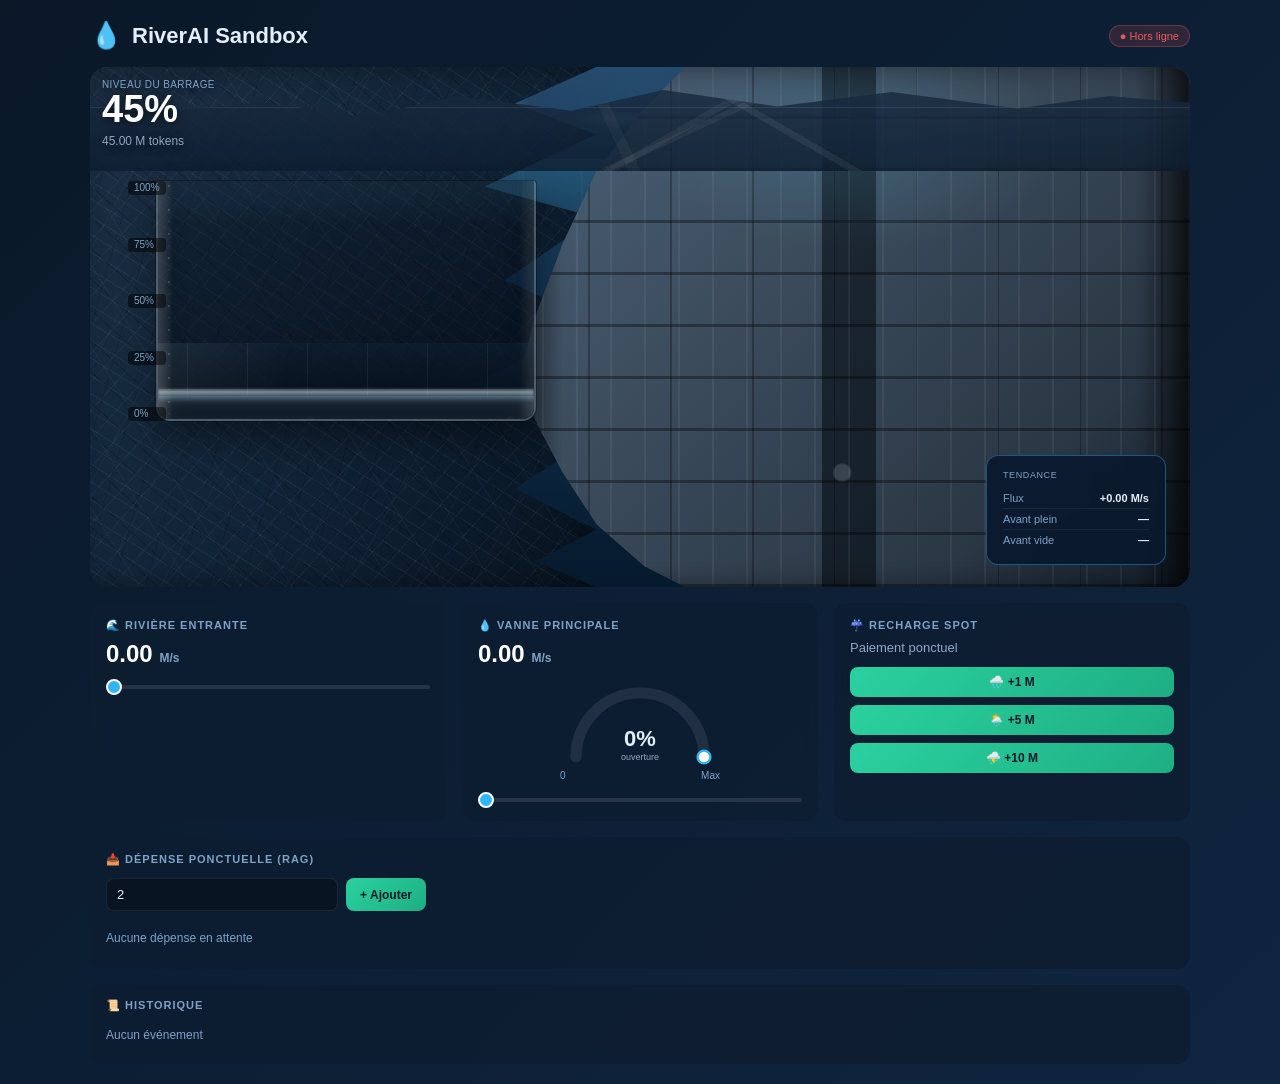
<file: barrage/index.html>
<!DOCTYPE html>
<html lang="fr">
<head>
  <meta charset="UTF-8">
  <!--
    Fichier de redirection.
    Utile pour que python3 -m http.server affiche directement le bon sandbox.
  -->
  <meta http-equiv="refresh" content="0; url=./dam-widget.html">
  <title>RiverAI Sandbox</title>
</head>
<body>
  <p>Redirection vers <a href="./dam-widget.html">dam-widget.html</a>...</p>
</body>
</html>
</file>
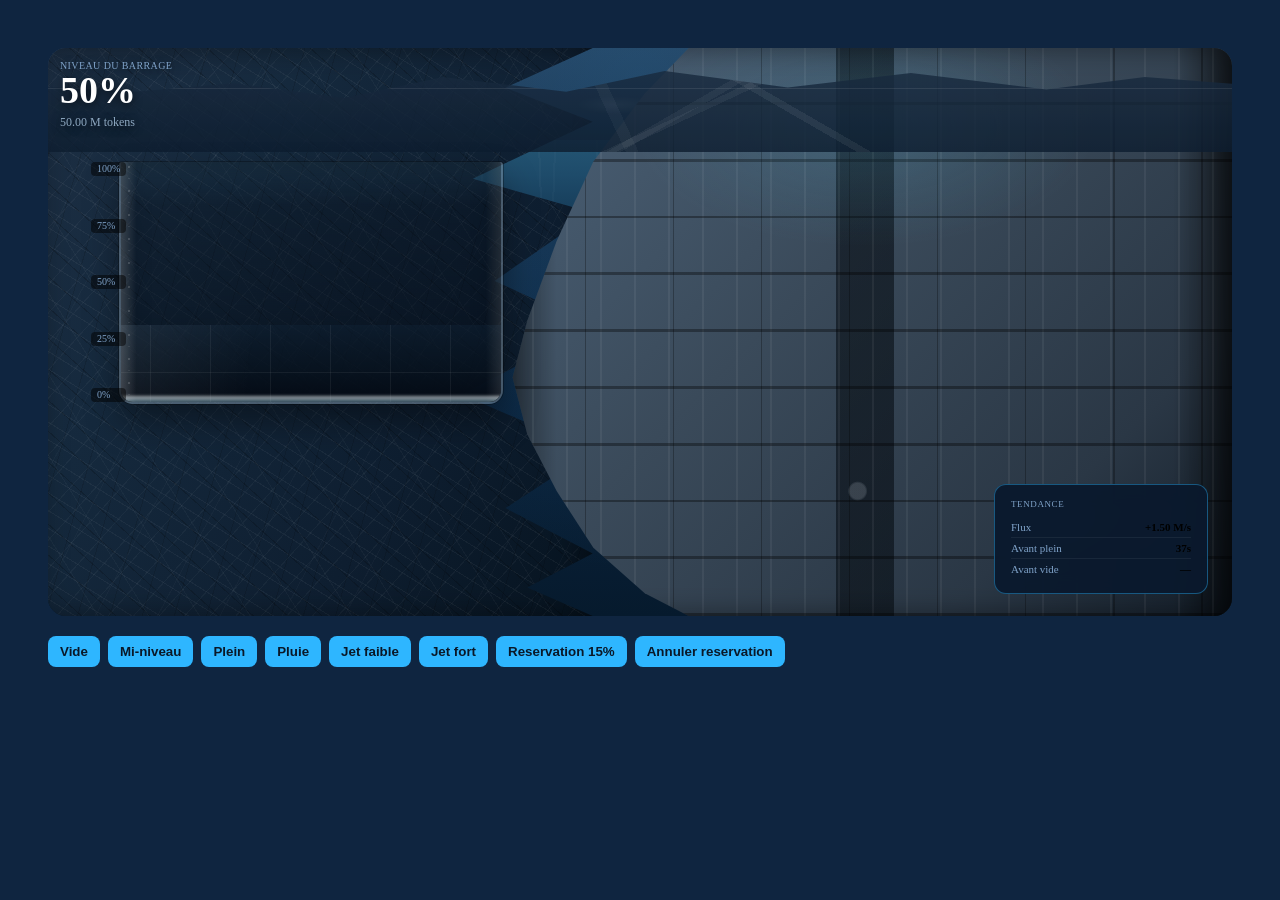
<file: barrage/dam-artwork.html>
<!DOCTYPE html>
<html lang="fr">
<head>
  <meta charset="UTF-8">
  <!--
    dam-artwork.html
    ----------------
    PAGE DE TEST RESERVEE AU GRAPHISTE.
    Elle contient UNIQUEMENT la scene du barrage, sans controle ni logique metier.
    Le graphiste peut modifier dam-artwork.css et deposer ses assets dans ./assets/
    pour tester ses idees graphiques.
    Une fois valide, il suffit de copier le contenu de dam-artwork.css dans le projet.
  -->
  <title>Dam Artwork — Test graphiste</title>
  <link rel="stylesheet" href="./dam-tokens.css">
  <link rel="stylesheet" href="./dam-artwork.css">
  <style>
    body { background: var(--deep-bg); padding: 40px; }
    .test-controls {
      margin-top: 20px;
      display: flex; gap: 8px; flex-wrap: wrap;
    }
    .test-controls button {
      padding: 8px 12px; border-radius: 8px; border: none;
      background: var(--accent); color: #0a1828; cursor: pointer; font-weight: 600;
    }
  </style>
</head>
<body>
  <div class="dam-view">
    <div class="dam-bg"></div>
    <div class="mountains"></div>
    <div class="rain-overlay" id="rainOverlay"></div>

    <div class="scale">
      <span>0%</span><span>25%</span><span>50%</span><span>75%</span><span>100%</span>
    </div>

    <div class="level-info">
      <div class="label">Niveau du barrage</div>
      <div class="pct"><span id="fillPct">50</span>%</div>
      <div class="vol"><span id="levelVol">50.00</span> M tokens</div>
    </div>

    <div class="reservoir" id="reservoir">
      <div class="water" id="water"></div>
    </div>

    <div class="forecast-panel">
      <div class="net-title">Tendance</div>
      <div class="row"><span class="label">Flux</span><span class="value">+1.50 M/s</span></div>
      <div class="row"><span class="label">Avant plein</span><span class="value">37s</span></div>
      <div class="row"><span class="label">Avant vide</span><span class="value">—</span></div>
    </div>

    <div class="output-jet" id="outputJet"></div>
  </div>

  <div class="test-controls">
    <button onclick="setWater(0.1)">Vide</button>
    <button onclick="setWater(0.5)">Mi-niveau</button>
    <button onclick="setWater(0.9)">Plein</button>
    <button onclick="toggleRain()">Pluie</button>
    <button onclick="setJet(0.3)">Jet faible</button>
    <button onclick="setJet(1)">Jet fort</button>
    <button onclick="addReserved(0.15)">Reservation 15%</button>
    <button onclick="clearReserved()">Annuler reservation</button>
  </div>

  <script>
    function setWater(pct) {
      document.getElementById('water').style.height = (pct * 100) + '%';
      document.getElementById('fillPct').textContent = Math.round(pct * 100);
      document.getElementById('levelVol').textContent = (pct * 100).toFixed(2);
    }
    function toggleRain() {
      document.getElementById('rainOverlay').classList.toggle('active');
    }
    function setJet(opening) {
      document.getElementById('outputJet').style.height = (opening * 70) + 'px';
    }
    function addReserved(pct) {
      clearReserved();
      const r = document.getElementById('reservoir');
      const current = parseFloat(document.getElementById('water').style.height || '0') / 100;
      const height = Math.min(current, pct) * 100;
      const top = (1 - current) * 100;

      const z = document.createElement('div'); z.className = 'reserved-water';
      z.style.top = top + '%'; z.style.height = height + '%';
      r.appendChild(z);

      const m = document.createElement('div'); m.className = 'level-marker';
      m.style.top = (top + height) + '%';
      r.appendChild(m);
    }
    function clearReserved() {
      document.querySelectorAll('.reserved-water, .level-marker').forEach(el => el.remove());
    }
  </script>
</body>
</html>
</file>
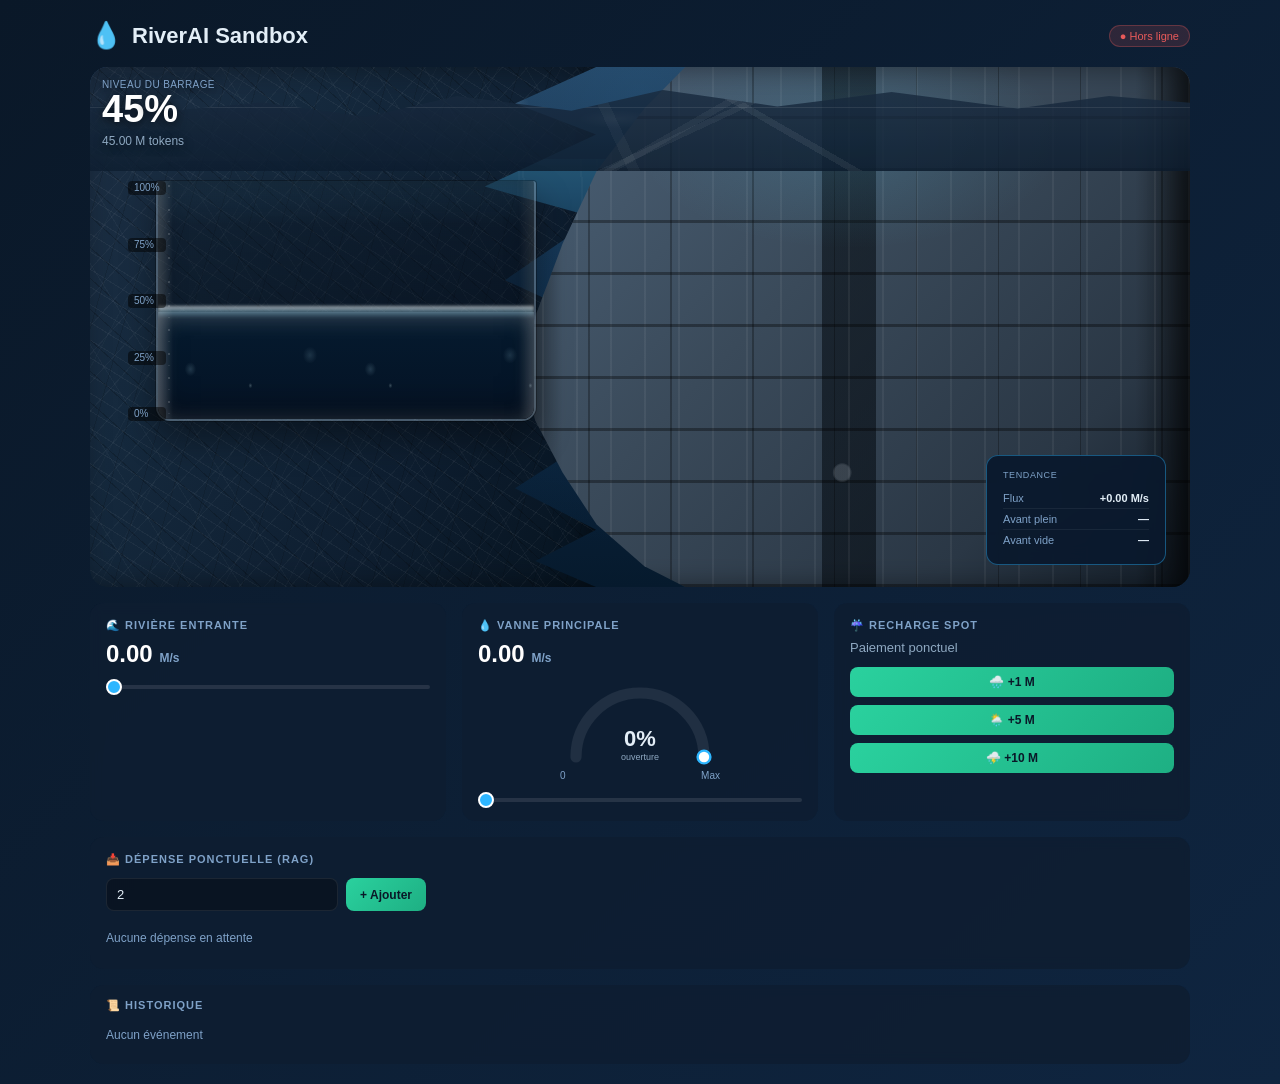
<file: barrage/dam-widget.html>
<!DOCTYPE html>
<html lang="fr">
<head>
  <meta charset="UTF-8">
  <meta name="viewport" content="width=device-width, initial-scale=1.0">
  <title>RiverAI — Dam Widget Sandbox</title>
  <!--
    Ordre important : tokens d'abord, puis structure, puis artwork.
    Le graphiste peut intervenir sur dam-artwork.css et le dossier assets/.
  -->
  <link rel="stylesheet" href="./dam-tokens.css">
  <link rel="stylesheet" href="./dam-widget.css">
  <link rel="stylesheet" href="./dam-artwork.css">
</head>
<body>
  <div class="stage">
    <header class="topbar">
      <h1>RiverAI Sandbox</h1>
      <div class="conn-status" id="connStatus">● Hors ligne</div>
    </header>

    <!-- Scene du barrage : controlee par dam-artwork.css -->
    <div class="dam-view">
      <div class="dam-bg"></div>
      <div class="mountains"></div>
      <div class="rain-overlay" id="rainOverlay"></div>

      <div class="scale">
        <span>0%</span><span>25%</span><span>50%</span><span>75%</span><span>100%</span>
      </div>

      <div class="level-info">
        <div class="label">Niveau du barrage</div>
        <div class="pct"><span id="fillPct">0</span>%</div>
        <div class="vol"><span id="levelVol">0.00</span> M tokens</div>
      </div>

      <div class="reservoir" id="reservoir">
        <div class="water" id="water"></div>
      </div>

      <div class="forecast-panel">
        <div class="net-title">Tendance</div>
        <div class="row">
          <span class="label">Flux</span>
          <span class="value" id="netRateText">0.00 M/s</span>
        </div>
        <div class="row">
          <span class="label">Avant plein</span>
          <span class="value" id="timeFull">—</span>
        </div>
        <div class="row">
          <span class="label">Avant vide</span>
          <span class="value" id="timeEmpty">—</span>
        </div>
      </div>

      <div class="output-jet" id="outputJet"></div>
    </div>

    <!-- Controles -->
    <div class="controls">
      <div class="control-card">
        <h3>🌊 Rivière entrante</h3>
        <div class="value"><span id="riverValue">0.00</span> <span class="unit">M/s</span></div>
        <input type="range" id="riverSlider" min="0" max="10" step="0.1" value="0">
      </div>

      <div class="control-card">
        <h3>💧 Vanne principale</h3>
        <div class="value"><span id="valveValue">0.00</span> <span class="unit">M/s</span></div>
        <div class="gauge-wrap">
          <div class="gauge">
            <svg viewBox="0 0 200 110">
              <defs>
                <linearGradient id="gaugeGrad" x1="0%" x2="100%">
                  <stop offset="0%" stop-color="#2ad19e"/>
                  <stop offset="50%" stop-color="#f0b338"/>
                  <stop offset="100%" stop-color="#e85a5a"/>
                </linearGradient>
              </defs>
              <path d="M 20 100 A 80 80 0 0 1 180 100" fill="none" stroke="rgba(255,255,255,0.08)" stroke-width="14" stroke-linecap="round"/>
              <path d="M 20 100 A 80 80 0 0 1 180 100" fill="none" stroke="url(#gaugeGrad)" stroke-width="14" stroke-linecap="round" id="gaugeArc" stroke-dasharray="251" stroke-dashoffset="251"/>
              <circle id="gaugeNeedle" cx="180" cy="100" r="8" fill="#fff" stroke="#2eb6ff" stroke-width="3"/>
            </svg>
            <div class="gauge-value">
              <div class="num" id="gaugeValueText">0%</div>
              <div class="unit">ouverture</div>
            </div>
          </div>
          <div class="gauge-labels"><span>0</span><span>Max</span></div>
        </div>
        <input type="range" id="valveSlider" min="0" max="10" step="0.1" value="0">
      </div>

      <div class="control-card">
        <h3>☔ Recharge spot</h3>
        <div style="font-size:13px; color:var(--text-secondary); margin-bottom:12px;">Paiement ponctuel</div>
        <div style="display:flex; flex-direction:column; gap:8px;">
          <button class="btn" onclick="window.dam.simulateRain(1_000_000, 3)">🌧️ +1 M</button>
          <button class="btn" onclick="window.dam.simulateRain(5_000_000, 3)">🌦️ +5 M</button>
          <button class="btn" onclick="window.dam.simulateRain(10_000_000, 3)">⛈️ +10 M</button>
        </div>
      </div>
    </div>

    <!-- Depenses ponctuelles -->
    <div class="spend-section">
      <h3>📥 Dépense ponctuelle (RAG)</h3>
      <div class="spend-form">
        <input type="number" id="spendCost" placeholder="M tokens" value="2" min="0" step="0.1">
        <button class="btn" onclick="window.dam.addSpendFromUI()">+ Ajouter</button>
      </div>
      <div id="spendList" class="spend-list">
        <div class="empty-msg">Aucune dépense en attente</div>
      </div>
    </div>

    <!-- Historique -->
    <footer class="footer">
      <h3>📜 Historique</h3>
      <div id="eventList" class="events">
        <div class="empty-msg">Aucun événement</div>
      </div>
    </footer>
  </div>

  <script src="./dam-widget.js"></script>
  <script>
    // Initialisation
    window.dam = new DamWidget({
      capacity: 100_000_000,      // 100 M tokens max
      initialLevel: 45_000_000,   // niveau initial
      maxOutputRate: 5_000_000,   // debit max de la vanne
      wsUrl: null                 // mettre 'ws://localhost:8002/ws' pour brancher un backend
    });
    window.dam.startSimulation();

    // Liaison des sliders
    document.getElementById('riverSlider').addEventListener('input', e => {
      window.dam.setRiverRate(parseFloat(e.target.value) * 1_000_000);
    });
    document.getElementById('valveSlider').addEventListener('input', e => {
      window.dam.setValveOpening(parseFloat(e.target.value) / 10);
    });
  </script>
</body>
</html>
</file>
<file: barrage/dam-tokens.css>
/**
 * dam-tokens.css
 * --------------
 * SYSTEME DE DESIGN — v3
 * Extension additive. Aucune variable historique supprimee pour
 * maintenir la compatibilite avec dam-widget.css.
 */

:root {
  /* === EAU (validees) === */
  --water-full-top:    #7df2ff;
  --water-full-mid:    #2eb6ff;
  --water-full-bottom: #0d6ab5;

  --water-empty-top:    #0a3a6e;
  --water-empty-mid:    #0a2d5c;
  --water-empty-bottom: #051a2e;

  /* === Atmosphere === */
  --sky-glow: rgba(46, 182, 255, 0.22);
  --mountain-color-top: #1d2f44;
  --mountain-color-bottom: #0e1e30;
  --dam-wall: #3a4a5a;
  --deep-bg: #0f2540;

  /* === Interface === */
  --panel-bg: rgba(15, 30, 50, 0.86);
  --text-primary: #e3eef7;
  --text-secondary: #8fa9c2;
  --text-muted: #7fa2c8;
  --accent: #2eb6ff;
  --success: #2ad19e;
  --warning: #f0b338;
  --danger: #e85a5a;

  /* === Reserve === */
  --reserved-stripe-1: rgba(240, 179, 56, 0.28);
  --reserved-stripe-2: rgba(240, 179, 56, 0.48);
  --reserved-marker: #f0b338;

  /* === JET === */
  --jet-top: #5feaff;
  --jet-mid: #2aadff;
  --jet-bottom: #1a78d6;

  /* === Animations === */
  --water-rise-speed: 0.5s;
  --rain-speed: 0.35s;
  --marker-move-speed: 0.35s;

  /* === Espacements === */
  --radius-sm: 8px;
  --radius-md: 12px;
  --radius-lg: 14px;
  --radius-xl: 18px;
  --gap: 16px;
}
</file>
<file: barrage/dam-artwork.css>
/**
 * dam-artwork.css
 * ---------------
 * v3 — CSS64 PROTOGRAPH "Hydro-Graphite"
 * tout en CSS pur : gradients, clip-path, pseudo-elements.
 * Architecture : dam-view::before pour le lake ;
 * dam-bg::before pour le canyon gauche ;
 * dam-bg::after pour le mur droit.
 *
 * ASTUCE "Overdriven Gradient" sur #water :
 *   Le gradient fait 5x la hauteur du reservoir (1200px) et est ancre
 *   en bas (background-position: bottom). Quand l'eau est basse,
 *   seul le BAS sombre est visible. Quand pleine, les teintes
 *   claires du HAUT apparaissent. Aucune couleur ne change en JS.
 *
 * Contraintes : ids/classes sacres intacts ; animations uniquement
 * sur height/opacity/transform/background/top/box-shadow.
 */

/* ================================================================
   SCENE
   ================================================================ */
.dam-view {
  position: relative;
  background: linear-gradient(180deg, #1a3a5c 0%, #0c2540 50%, #051a2e 100%);
  border-radius: var(--radius-xl);
  overflow: hidden;
  height: 520px;
  padding: 24px;
}

/* ================================================================
   CIEL — 3 nuages + lueur ambiante
   ================================================================ */
.dam-bg {
  position: absolute; inset: 0;
  background:
    radial-gradient(ellipse 120px 30px at 22% 11%,
                    rgba(220,240,255,0.52), transparent 72%),
    radial-gradient(ellipse 80px 20px at 35% 7%,
                    rgba(220,240,255,0.38), transparent 68%),
    radial-gradient(ellipse 60px 14px at 48% 10%,
                    rgba(220,240,255,0.22), transparent 65%),
    radial-gradient(ellipse at 50% 5%,
                    rgba(46,182,255,0.14), transparent 65%),
    linear-gradient(180deg,
      #243b57 0%, #1b304a 18%,
      #132a45 35%, #0c2540 60%, #061a2d 100%);
}

/* ================================================================
   MONTAGNE HORIZONTALE (ridge folds)
   ================================================================ */
.mountains {
  position: absolute;
  top: 0; left: -2%; right: -2%; height: 104px;
  background:
    linear-gradient(330deg, transparent 45%,
      rgba(255,255,255,0.055) 45%, rgba(255,255,255,0.055) 46%, transparent 46%),
    linear-gradient(245deg, transparent 52%,
      rgba(255,255,255,0.045) 52%, rgba(255,255,255,0.045) 53%, transparent 53%),
    linear-gradient(210deg, transparent 40%,
      rgba(255,255,255,0.075) 40%, rgba(255,255,255,0.075) 41%, transparent 41%),
    linear-gradient(155deg, transparent 55%,
      rgba(255,255,255,0.06) 55%, rgba(255,255,255,0.06) 56%, transparent 56%),
    linear-gradient(180deg, transparent 38%,
      rgba(255,255,255,0.1) 38%, rgba(255,255,255,0.1) 39%, transparent 39%),
    linear-gradient(180deg,
      var(--mountain-color-top) 0%,
      var(--mountain-color-bottom) 100%);
  clip-path: polygon(
    0 36%, 9% 42%, 17% 34%, 26% 48%, 34% 28%,
    44% 42%, 52% 22%, 62% 38%, 72% 24%, 83% 40%,
    91% 28%, 100% 36%, 100% 100%, 0 100%
  );
  opacity: 0.82;
  z-index: 1;
}

/* ================================================================
   LAKE — arriere-plan eau et reflets neigeux
   (dam-view::before, sans clip-path)
   ================================================================ */
.dam-view::before {
  content: '';
  position: absolute;
  top: 92px; left: 0; right: 0;
  height: 70px;
  background:
    radial-gradient(ellipse 85px 16px at 20% 8%,
                    rgba(255,255,255,0.12), transparent 65%),
    radial-gradient(ellipse 55px 10px at 34% 4%,
                    rgba(255,255,255,0.08), transparent 65%),
    repeating-linear-gradient(92deg,
      transparent 0 38px, rgba(255,255,255,0.018) 38px 40px,
      transparent 40px 78px),
    repeating-linear-gradient(88deg,
      transparent 0 28px, rgba(255,255,255,0.022) 28px 30px,
      transparent 30px 58px),
    linear-gradient(180deg, #245674 0%, #1e4b6a 50%, #173e5b 100%);
  animation: lake-tide 6s ease-in-out infinite alternate;
  z-index: 1;
}
@keyframes lake-tide {
  from { background-position: 0 0, 0 0, 0 0, 0 0, 0 0; }
  to   { background-position: 8px 0, 12px 0, 16px 0, -14px 0, 0 0; }
}

/* ================================================================
   CANYON GAUCHE — paroi rocheuse stratifiee
   (dam-bg::before, avec clip-path)
   ================================================================ */
.dam-bg::before {
  content: '';
  position: absolute;
  left: 0; top: 0;
  width: 46%; height: 100%;
  background:
    repeating-linear-gradient(58deg,
      transparent 0 42px, rgba(255,255,255,0.032) 42px 43px),
    repeating-linear-gradient(-62deg,
      transparent 0 54px, rgba(255,255,255,0.025) 54px 55px),
    repeating-linear-gradient(42deg,
      transparent 0 22px, rgba(0,0,0,0.18) 22px 23px),
    repeating-linear-gradient(-74deg,
      transparent 0 30px, rgba(0,0,0,0.12) 30px 31px),
    repeating-linear-gradient(32deg,
      transparent 0 14px, rgba(255,255,255,0.045) 14px 15px),
    repeating-linear-gradient(-48deg,
      transparent 0 18px, rgba(255,255,255,0.035) 18px 19px),
    linear-gradient(120deg,
      var(--mountain-color-top) 0%,
      #15293d 30%, #0e1e30 68%, #06131f 100%);
  clip-path: polygon(
    0 0, 100% 0,
    84% 7%, 100% 13%, 78% 23%, 100% 29%,
    82% 41%, 100% 49%, 76% 61%, 100% 71%,
    84% 81%, 100% 89%, 88% 95%, 100% 100%, 0 100%
  );
  box-shadow:
    inset -10px 0 30px rgba(0,0,0,0.42),
    8px 0 14px rgba(0,0,0,0.28);
  z-index: 1;
}

/* ================================================================
   MUR BARRAGE DROIT — beton banche avec vanne
   (dam-bg::after, avec clip-path)
   ================================================================ */
.dam-bg::after {
  content: '';
  position: absolute;
  right: 0; top: 0;
  width: 62%; height: 100%;
  background:
    /* --- Vanne mecanique (turbine statique integree au mur) --- */
    radial-gradient(circle 14px at 49% 78%,
      rgba(210,220,232,0.18) 0%, rgba(210,220,232,0.18) 55%,
      rgba(215,227,236,0.08) 65%, transparent 70%),
    /* --- Halo ambiant en haut centre --- */
    radial-gradient(ellipse 45% 30% at 50% 14%,
      rgba(95,214,255,0.14), transparent 70%),
    /* --- Jointures horizontales (anneaux) --- */
    repeating-linear-gradient(180deg,
      transparent 0 9.5%, rgba(0,0,0,0.35) 9.5%,
      rgba(0,0,0,0.35) 10%, transparent 10%),
    /* --- Jointures verticales --- */
    repeating-linear-gradient(90deg,
      transparent 0 11.8%, rgba(0,0,0,0.28) 11.8%,
      rgba(0,0,0,0.28) 12%, transparent 12%),
    /* --- Rainures beton --- */
    repeating-linear-gradient(90deg,
      rgba(255,255,255,0.055) 0 2px, transparent 2px 34px),
    /* --- Ombres laterales --- */
    linear-gradient(90deg,
      rgba(0,0,0,0.55) 0%, transparent 8%,
      transparent 92%, rgba(0,0,0,0.55) 100%),
    /* --- Fente centrale --- */
    linear-gradient(90deg,
      transparent 46%, rgba(2,8,14,0.55) 46%,
      rgba(2,8,14,0.55) 54%, transparent 54%),
    /* --- Degrade fond --- */
    linear-gradient(135deg,
      #4c6278 0%, var(--dam-wall) 42%,
      #2a3745 78%, #131d28 100%);
  clip-path: polygon(
    26% 0%, 20% 8%, 13% 20%, 8% 34%, 4% 48%,
    2% 58%, 4% 68%, 8% 78%, 13% 88%, 20% 96%,
    26% 100%, 100% 100%, 100% 0%
  );
  box-shadow: -12px 0 28px rgba(0,0,0,0.45) inset;
  z-index: 1;
}

/* ================================================================
   VANNE MECANIQUE (turbine rotative sur le mur)
   ================================================================ */
.valve-housing {
  position: absolute;
  right: 0; top: 0;
  width: 62%; height: 100%;
  pointer-events: none;
  z-index: 3;
}
.valve-housing::before {
  content: '';
  position: absolute;
  left: 41%; bottom: 22%;
  width: 52px; height: 52px;
  background:
    repeating-conic-gradient(
      from 0deg,
      rgba(210,220,232,0.32) 0deg 5deg, transparent 5deg 30deg
    ),
    radial-gradient(circle at 50% 50%,
      rgba(240,245,255,0.78) 0%,
      rgba(210,225,240,0.35) 45%, transparent 70%),
    linear-gradient(145deg, #4a5f73 0%, #2a3c4d 100%);
  border-radius: 50%;
  border: 3px solid rgba(210,225,240,0.35);
  box-shadow:
    0 0 12px rgba(46,182,255,0.2),
    0 6px 14px rgba(0,0,0,0.35);
}
.valve-housing::after {
  content: '';
  position: absolute;
  left: 41%; bottom: 22%;
  width: 52px; height: 52px;
  background:
    conic-gradient(
      from 0deg at 50% 50%,
      transparent 0deg 88deg, rgba(255,255,255,0.42) 88deg 92deg,
      transparent 92deg 178deg, rgba(255,255,255,0.42) 178deg 182deg,
      transparent 182deg 268deg, rgba(255,255,255,0.42) 268deg 272deg,
      transparent 272deg 358deg, rgba(255,255,255,0.42) 358deg 360deg
    );
  border-radius: 50%;
  animation: valve-spin 5s linear infinite paused;
}
.valve-housing.active::after {
  animation-play-state: running;
}
@keyframes valve-spin {
  from { transform: rotate(0deg); }
  to   { transform: rotate(360deg); }
}

/* ================================================================
   LAURIER RIVIERE SORTANTE
   ================================================================ */
.serene-channel {
  position: absolute;
  bottom: 0; left: 6%; right: 0;
  height: 86px;
  overflow: hidden;
  pointer-events: none;
  z-index: 3;
}
.serene-channel::before {
  content: '';
  position: absolute;
  left: 0; right: 0; bottom: 0;
  height: 100%;
  background:
    radial-gradient(ellipse 28% 18% at 52% 26%,
      rgba(255,255,255,0.18), transparent 65%),
    radial-gradient(ellipse 22% 12% at 58% 32%,
      rgba(255,255,255,0.1), transparent 60%),
    repeating-linear-gradient(92deg,
      transparent 0 16px, rgba(255,255,255,0.035) 16px 18px,
      transparent 18px 34px),
    linear-gradient(180deg,
      rgba(18,34,50,0.45) 0%,
      rgba(10,22,36,0.65) 70%,
      rgba(6,14,24,0.9) 100%);
  clip-path: polygon(
    36% 0%, 100% 0%, 100% 100%, 34% 100%,
    32% 88%, 36% 76%, 34% 60%, 38% 48%,
    34% 34%, 38% 18%, 34% 6%
  );
}
.serene-channel::after {
  content: '';
  position: absolute;
  left: 62%; right: 4%; bottom: 6px;
  height: 3px;
  background: repeating-linear-gradient(90deg,
    transparent 0 18px, rgba(255,255,255,0.35) 18px 32px,
    transparent 32px 54px);
  animation: channel-glint 3s ease-in-out infinite alternate;
  filter: blur(0.5px);
}
@keyframes channel-glint {
  from { opacity: 0.4; transform: translateX(0); }
  to   { opacity: 0.85; transform: translateX(-10px); }
}

/* ================================================================
   ECHELLE (graduations 0-100%)
   ================================================================ */
.scale {
  position: absolute;
  left: calc(6% - 28px); top: 114px;
  height: 240px;
  display: flex;
  flex-direction: column-reverse;
  justify-content: space-between;
  font-size: 10px;
  color: var(--text-muted);
  z-index: 5;
}
.scale span {
  background: rgba(0,0,0,0.5);
  padding: 2px 6px;
  border-radius: 4px;
  line-height: 1;
}
.scale::after {
  content: '';
  position: absolute;
  right: -4px; top: 4px; bottom: 4px;
  width: 2px;
  background: repeating-linear-gradient(180deg,
    rgba(255,255,255,0.15) 0 2px, transparent 2px 12px,
    rgba(255,255,255,0.08) 12px 13px, transparent 13px 24px);
}

/* ================================================================
   INFO NIVEAU
   ================================================================ */
.level-info {
  position: absolute;
  left: 12px; top: 12px;
  z-index: 5;
  text-shadow: 0 2px 10px rgba(0,0,0,0.65);
}
.level-info .label {
  font-size: 10px;
  color: var(--text-muted);
  text-transform: uppercase;
  letter-spacing: 0.4px;
}
.level-info .pct {
  font-size: 38px;
  font-weight: 700;
  color: #fff;
  line-height: 1.05;
}
.level-info .pct span { font-variant-numeric: tabular-nums; }
.level-info .vol {
  font-size: 12px;
  color: var(--text-secondary);
  margin-top: 4px;
}

/* ================================================================
   RESERVOIR (coupe vitree)
   ================================================================ */
.reservoir {
  position: absolute;
  top: 114px; left: 6%;
  width: 36%; max-width: 380px;
  height: 240px;
  border: 2px solid rgba(200, 228, 248, 0.32);
  border-top: none;
  border-radius: 3px 3px 14px 14px;
  overflow: hidden;
  background: linear-gradient(180deg,
    rgba(5,12,22,0.25) 0%,
    rgba(5,12,22,0.45) 60%,
    rgba(4,10,18,0.65) 100%);
  box-shadow:
    0 0 0 1px rgba(0,0,0,0.28),
    0 18px 34px rgba(0,0,0,0.38),
    inset 0 0 28px rgba(0,0,0,0.42);
  z-index: 4;
}

/* Fond carrele visible sous l'eau basse */
.reservoir::before {
  content: '';
  position: absolute;
  left: 0; right: 0; bottom: 0;
  height: 32%;
  background:
    linear-gradient(95deg, rgba(255,255,255,0.06) 0%, transparent 35%),
    repeating-linear-gradient(90deg,
      transparent 0 29px, rgba(255,255,255,0.06) 29px 30px,
      transparent 30px 60px),
    repeating-linear-gradient(0deg,
      transparent 0 29px, rgba(255,255,255,0.06) 29px 30px,
      transparent 30px 60px),
    linear-gradient(180deg,
      rgba(16,36,56,0.4) 0%,
      rgba(7,18,30,0.7) 60%,
      rgba(4,10,20,0.95) 100%);
}

/* ================================================================
   EAU #water — OVERDRIVEN GRADIENT 5x + PARTICULES
   ================================================================ */
.water {
  position: absolute;
  bottom: 0; left: 0; right: 0;
  height: 0%;

  /* OVERDRIVEN : 1200px vs reservoir 240px = 5 */
  background-image:
    radial-gradient(ellipse 55% 8% at 15% 2%,
      rgba(127,232,255,0.45), transparent 70%),
    radial-gradient(ellipse 60% 10% at 80% 1%,
      rgba(74,195,255,0.32), transparent 65%),
    radial-gradient(ellipse 50% 6% at 50% 0%,
      rgba(255,255,255,0.55), transparent 70%),
    linear-gradient(180deg,
      #bcfbff 0%,  #7df2ff 5%,  #42c8ff 10%,
      #2eb6ff 18%, #1a8fe0 26%, #0d6ab5 36%,
      #0a5294 46%, #0a3a6e 58%, #082d5a 70%,
      #06224a 82%, #051a2e 92%, #041224 100%
    );
  background-size:
    100% 240px, 100% 240px, 100% 240px,
    100% 1200px;
  background-position: bottom center, bottom center, bottom center, bottom center;
  background-repeat: no-repeat;

  transition: height var(--water-rise-speed) ease-out;

  box-shadow:
    inset 0 5px 22px rgba(255,255,255,0.22),
    inset 0 -10px 30px rgba(0,0,0,0.35);
  z-index: 2;
}

/* Ligne de surface luminescente */
.water::before {
  content: '';
  position: absolute;
  top: -6px; left: 0; right: 0;
  height: 12px;
  background: linear-gradient(180deg,
    rgba(255,255,255,0.65) 0%,
    rgba(166,230,255,0.35) 45%,
    transparent 100%);
  filter: blur(1.5px);
}

/* Particules de jetons flottantes (5 couches) */
.water::after {
  content: '';
  position: absolute;
  inset: 0;
  background:
    radial-gradient(ellipse 8px 10px at 18% 26%, rgba(180,235,255,0.18), transparent 70%),
    radial-gradient(ellipse 6px 8px at 44% 62%, rgba(180,235,255,0.12), transparent 65%),
    radial-gradient(ellipse 10px 12px at 76% 18%, rgba(180,235,255,0.15), transparent 70%),
    radial-gradient(ellipse 3px 4px at 66% 46%, rgba(220,248,255,0.28), transparent 65%),
    radial-gradient(ellipse 4px 5px at 32% 82%, rgba(220,248,255,0.22), transparent 65%);
  background-size: 180px 220px, 220px 180px, 200px 240px, 140px 160px, 160px 200px;
  animation: particles-float 9s linear infinite;
  opacity: 0.85;
  mix-blend-mode: screen;
  pointer-events: none;
}
@keyframes particles-float {
  from { background-position: 0 0, 0 0, 0 0, 0 0, 0 0; }
  to   { background-position: 0 -440px, 0 -360px, 0 -480px, 0 -320px, 0 -400px; }
}

/* ================================================================
   REFLETS DU RESERVOIR (vitre)
   ================================================================ */
.reservoir::after {
  content: '';
  position: absolute;
  inset: 0;
  background:
    linear-gradient(90deg,
      rgba(255,255,255,0.18) 0%, transparent 4%,
      transparent 96%, rgba(255,255,255,0.10) 100%),
    linear-gradient(180deg,
      rgba(120,205,255,0.08) 0%, transparent 18%);
  pointer-events: none;
  z-index: 3;
}

/* ================================================================
   ZONE RESERVEE "inferno-strip"
   ================================================================ */
.reserved-water {
  position: absolute;
  left: 0; right: 0;
  background: repeating-linear-gradient(45deg,
    var(--reserved-stripe-1),
    var(--reserved-stripe-1) 7px,
    var(--reserved-stripe-2) 7px,
    var(--reserved-stripe-2) 14px);
  pointer-events: none;
  transition: top var(--marker-move-speed), height var(--marker-move-speed);
  z-index: 2;
  box-shadow:
    inset 0 2px 10px rgba(255,180,40,0.25),
    0 0 16px rgba(255,160,30,0.18);
}

/* Brume chaude */
.reserved-water::before {
  content: '';
  position: absolute;
  inset: -4px;
  background:
    radial-gradient(ellipse 70% 40% at 50% 20%,
      rgba(255,190,60,0.22), transparent 70%),
    radial-gradient(ellipse 60% 35% at 50% 80%,
      rgba(255,170,40,0.14), transparent 65%);
  filter: blur(4px);
  z-index: -1;
  animation: reserve-warm 3s ease-in-out infinite alternate;
}
@keyframes reserve-warm {
  from { opacity: 0.75; }
  to   { opacity: 1; }
}

/* Particules orange (jetons) */
.reserved-water::after {
  content: '';
  position: absolute;
  inset: 0;
  background:
    radial-gradient(ellipse 6px 8px at 22% 35%, rgba(255,220,140,0.55), transparent 65%),
    radial-gradient(ellipse 8px 10px at 68% 28%, rgba(255,210,120,0.45), transparent 65%),
    radial-gradient(ellipse 5px 6px at 44% 62%, rgba(255,240,180,0.38), transparent 65%),
    radial-gradient(ellipse 7px 9px at 78% 72%, rgba(255,200,100,0.42), transparent 65%);
  background-size: 100px 110px, 120px 90px, 80px 130px, 110px 100px;
  animation: token-glow-pulse 2.4s ease-in-out infinite alternate;
  mix-blend-mode: screen;
}
@keyframes token-glow-pulse {
  from { opacity: 0.55; background-position: 0 0, 0 0, 0 0, 0 0; }
  to   { opacity: 1; background-position: 14px 0, -10px 0, 8px 0, -6px 0; }
}

/* ================================================================
   MARQUEUR NIVEAU RESERVE
   ================================================================ */
.level-marker {
  position: absolute;
  right: -3px;
  width: 16px; height: 16px;
  background: radial-gradient(circle at 35% 35%,
    rgba(255,240,180,0.9) 0%,
    var(--reserved-marker) 45%, #c78610 100%);
  border-radius: 50%;
  border: 2.5px solid #fff;
  box-shadow:
    0 0 10px rgba(240,179,56,0.55),
    0 2px 6px rgba(0,0,0,0.35);
  transform: translate(50%, -50%);
  transition: top var(--marker-move-speed);
  z-index: 4;
}
.level-marker::after {
  content: '';
  position: absolute;
  inset: -6px;
  border-radius: 50%;
  border: 1.5px solid rgba(255,200,80,0.45);
  animation: marker-halo 1.8s ease-out infinite;
}
@keyframes marker-halo {
  from { transform: scale(1); opacity: 0.65; }
  to   { transform: scale(1.65); opacity: 0; }
}

/* ================================================================
   PANNEAU TENDANCE
   ================================================================ */
.forecast-panel {
  position: absolute;
  right: 24px; bottom: 22px;
  width: 180px;
  background: rgba(10, 25, 45, 0.94);
  border: 1px solid rgba(46,182,255,0.4);
  border-radius: var(--radius-md);
  padding: 14px 16px;
  backdrop-filter: blur(10px);
  z-index: 5;
}
.forecast-panel .row {
  display: flex;
  justify-content: space-between;
  font-size: 11px;
  padding: 4px 0;
}
.forecast-panel .row:not(:last-child) {
  border-bottom: 1px solid rgba(255,255,255,0.06);
}
.forecast-panel .label { color: var(--text-muted); }
.forecast-panel .value {
  font-weight: 600;
  font-variant-numeric: tabular-nums;
}
.forecast-panel .value.pos { color: var(--success); }
.forecast-panel .value.neg { color: var(--danger); }
.forecast-panel .net-title {
  font-size: 9px;
  color: var(--text-muted);
  text-transform: uppercase;
  letter-spacing: 0.6px;
  margin-bottom: 8px;
}

/* ================================================================
   JET DE SORTIE (arc-waterfall) + ECLABOUSSURES
   ================================================================ */
.output-jet {
  position: absolute;
  bottom: 24px;
  left: 40%;
  width: 28px;
  transform: translateX(-50%);
  background:
    repeating-linear-gradient(180deg,
      rgba(255,255,255,0.25) 0 3px, transparent 3px 7px,
      rgba(255,255,255,0.12) 7px 10px, transparent 10px 14px),
    linear-gradient(180deg,
      var(--jet-top) 0%,
      var(--jet-mid) 40%,
      var(--jet-bottom) 100%);
  border-radius: 14px 14px 4px 4px;
  box-shadow:
    0 0 16px rgba(46,182,255,0.28),
    inset 0 2px 6px rgba(255,255,255,0.25);
  opacity: 0.9;
  transition: height 0.25s ease-out;
  overflow: hidden;
  z-index: 5;
}
.output-jet::before {
  content: '';
  position: absolute;
  top: -4px; left: 50%; transform: translateX(-50%);
  width: 44px; height: 10px;
  background: radial-gradient(ellipse 50% 60% at 50% 50%,
    rgba(255,255,255,0.65), transparent 65%);
  filter: blur(1px);
}
.output-jet::after {
  content: '';
  position: absolute;
  inset: 0;
  background:
    repeating-linear-gradient(92deg,
      transparent 0 6px, rgba(255,255,255,0.14) 6px 8px,
      transparent 8px 14px),
    repeating-linear-gradient(-88deg,
      transparent 0 8px, rgba(255,255,255,0.10) 8px 10px,
      transparent 10px 16px);
  background-size: 28px 100%, 22px 100%;
  animation: jet-churn 0.65s linear infinite;
  mix-blend-mode: screen;
}
@keyframes jet-churn {
  from { background-position: 0 0, 0 0; }
  to   { background-position: -28px 0, 22px 0; }
}

/* Zone d'impact (eclaboussure) */
.splash-zone {
  position: absolute;
  bottom: 0; left: 40%;
  transform: translateX(-50%);
  width: 70px; height: 0;
  pointer-events: none;
  z-index: 5;
  overflow: visible;
}
.splash-zone::before {
  content: '';
  position: absolute;
  bottom: -2px; left: 50%; transform: translateX(-50%);
  width: 60px; height: 10px;
  background: radial-gradient(ellipse 60% 50% at 50% 50%,
    rgba(255,255,255,0.5), transparent 65%);
  filter: blur(2px);
  animation: splash-bob 1.2s ease-in-out infinite alternate;
}
@keyframes splash-bob {
  from { opacity: 0.45; transform: translateX(-50%) scaleX(0.85); }
  to   { opacity: 0.85; transform: translateX(-50%) scaleX(1.15); }
}

/* ================================================================
   PLUIE (recharge) — 2 couches + mix-blend-mode
   ================================================================ */
.rain-overlay {
  position: absolute; inset: 0;
  pointer-events: none;
  opacity: 0;
  transition: opacity 0.35s;
  z-index: 6;
}
.rain-overlay.active { opacity: 1; }

/* Couche 1 : ride vertical dense */
.rain-overlay::before {
  content: '';
  position: absolute; inset: 0;
  background: repeating-linear-gradient(95deg,
    transparent 0 10px,
    rgba(180,225,255,0.22) 10px 11.5px,
    transparent 11.5px 26px);
  animation: rain-fall 0.32s linear infinite;
}

/* Couche 2 : gouttes lourdes + eparpillees */
.rain-overlay::after {
  content: '';
  position: absolute; inset: 0;
  background:
    repeating-linear-gradient(100deg,
      transparent 0 34px, rgba(200,235,255,0.38) 34px 36px,
      transparent 36px 72px),
    repeating-linear-gradient(82deg,
      transparent 0 18px, rgba(160,215,255,0.28) 18px 19px,
      transparent 19px 56px);
  animation: rain-fall 0.48s linear infinite;
  mix-blend-mode: screen;
}
@keyframes rain-fall {
  from { background-position: 0 0, 0 0, 0 0; }
  to   { background-position: -22px 38px, -16px 42px, -28px 34px; }
}

/* ================================================================
   RESPONSIVE <= 800px
   ================================================================ */
@media (max-width: 800px) {
  .dam-view { height: 420px; padding: 16px; }

  .dam-view::before { top: 72px; height: 54px; }
  .dam-bg::before { width: 40%; }
  .dam-bg::after { width: 66%; }

  .mountains { height: 76px; }

  .reservoir {
    width: 48%; max-width: none;
    height: 186px; top: 92px;
  }
  /* SYNCHRONISATION background-size eau (ESSENTIEL) */
  .water { background-size: 100% 186px, 100% 186px, 100% 186px, 100% 930px; }

  .scale { left: calc(6% - 22px); top: 92px; height: 186px; }

  .level-info { left: 8px; top: 8px; }
  .level-info .pct { font-size: 30px; }

  .valve-housing::before,
  .valve-housing::after {
    left: 37%; bottom: 20%;
    width: 42px; height: 42px;
  }

  .serene-channel { height: 68px; }

  .output-jet { left: 38%; width: 20px; bottom: 18px; }
  .splash-zone { left: 38%; }

  .forecast-panel { right: 12px; bottom: 12px; width: 156px; }
}

/* ================================================================
   REDUCED-MOTION (accessibilite)
   ================================================================ */
@media (prefers-reduced-motion: reduce) {
  .water,
  .water::before,
  .water::after,
  .output-jet::after,
  .rain-overlay::before,
  .rain-overlay::after,
  .reserved-water::before,
  .reserved-water::after,
  .level-marker::after,
  .serene-channel::after,
  .dam-view::before {
    animation: none !important;
    transition-duration: 0.05s !important;
  }
}
</file>
<file: barrage/dam-widget.css>
/**
 * dam-widget.css
 * --------------
 * FICHIER DE STRUCTURE DE L'INTERFACE
 *
 * Ce fichier gère la mise en page globale : grille, cartes, boutons,
 * formulaires, footer, historique. Il reste relativement stable.
 *
 * Le graphiste peut l'adapter, mais la priorite est de modifier
 * dam-artwork.css pour le rendu du barrage.
 */

*, *::before, *::after { box-sizing: border-box; margin: 0; padding: 0; }

html { min-height: 100%; }
body {
  font-family: -apple-system, BlinkMacSystemFont, "Segoe UI", Roboto, sans-serif;
  background: linear-gradient(135deg, #0a1828 0%, #0f2540 100%);
  color: var(--text-primary);
  min-height: 100vh;
  padding: 20px;
  font-size: 14px;
}

.stage {
  max-width: 1100px;
  margin: 0 auto;
  display: flex;
  flex-direction: column;
  gap: var(--gap);
}

.topbar {
  display: flex;
  justify-content: space-between;
  align-items: center;
}
.topbar h1 { font-size: 22px; font-weight: 700; display: flex; align-items: center; gap: 10px; }
.topbar h1::before { content: '💧'; font-size: 26px; }

.conn-status {
  padding: 4px 10px;
  border-radius: var(--radius-md);
  font-size: 11px;
  background: rgba(232, 90, 90, 0.15);
  color: var(--danger);
  border: 1px solid rgba(232, 90, 90, 0.3);
}
.conn-status.connected {
  background: rgba(42, 209, 158, 0.15);
  color: var(--success);
  border-color: rgba(42, 209, 158, 0.3);
}

/* ===== Contrôles ===== */
.controls {
  display: grid;
  grid-template-columns: repeat(3, 1fr);
  gap: var(--gap);
}
.control-card {
  background: var(--panel-bg);
  border-radius: var(--radius-lg);
  padding: 16px;
  backdrop-filter: blur(6px);
}
.control-card h3 {
  font-size: 11px;
  color: var(--text-muted);
  text-transform: uppercase;
  letter-spacing: 1px;
  margin-bottom: 8px;
}
.control-card .value {
  font-size: 24px;
  font-weight: 700;
  color: #fff;
  margin-bottom: 8px;
  font-variant-numeric: tabular-nums;
}
.control-card .value span.accent { color: var(--accent); }
.control-card .unit { font-size: 12px; color: var(--text-muted); }

.gauge-wrap {
  display: flex;
  flex-direction: column;
  align-items: center;
  gap: 4px;
  margin-bottom: 8px;
}
.gauge { position: relative; width: 160px; height: 90px; overflow: hidden; }
.gauge svg { width: 100%; height: 100%; display: block; }
.gauge-value {
  position: absolute;
  top: 50px; left: 0; right: 0;
  text-align: center;
}
.gauge-value .num { font-size: 22px; font-weight: 700; font-variant-numeric: tabular-nums; }
.gauge-value .unit { font-size: 9px; color: var(--text-secondary); }
.gauge-labels { display: flex; justify-content: space-between; width: 160px; font-size: 10px; color: var(--text-muted); }

/* ===== Dépenses ponctuelles ===== */
.spend-section {
  background: var(--panel-bg);
  border-radius: var(--radius-lg);
  padding: 16px;
  backdrop-filter: blur(6px);
}
.spend-section h3 {
  font-size: 11px;
  color: var(--text-muted);
  text-transform: uppercase;
  letter-spacing: 1px;
  margin-bottom: 12px;
}
.spend-form {
  display: flex;
  gap: 8px;
  max-width: 320px;
  margin-bottom: 12px;
}
.spend-form input {
  flex: 1;
  background: rgba(0,0,0,0.3);
  border: 1px solid rgba(255,255,255,0.08);
  color: var(--text-primary);
  padding: 8px 10px;
  border-radius: var(--radius-sm);
  font-size: 13px;
}
.spend-list {
  display: grid;
  grid-template-columns: repeat(auto-fit, minmax(220px, 1fr));
  gap: 10px;
}
.spend-item {
  background: rgba(0,0,0,0.25);
  border: 1px solid rgba(255,255,255,0.06);
  border-radius: var(--radius-sm);
  padding: 12px;
}
.spend-item .line {
  display: flex;
  justify-content: space-between;
  align-items: center;
  margin-bottom: 10px;
}
.spend-item .cost { font-size: 12px; color: var(--text-secondary); }
.spend-item .actions { display: flex; gap: 6px; }
.spend-item .actions button { flex: 1; }

/* ===== Footer historique ===== */
.footer {
  background: var(--panel-bg);
  border-radius: var(--radius-lg);
  padding: 14px 16px;
  backdrop-filter: blur(6px);
}
.footer h3 {
  font-size: 11px;
  color: var(--text-muted);
  text-transform: uppercase;
  letter-spacing: 1px;
  margin-bottom: 8px;
}
.events {
  display: flex;
  flex-wrap: wrap;
  gap: 6px;
  max-height: 90px;
  overflow-y: auto;
}
.event {
  background: rgba(0,0,0,0.25);
  border-radius: 6px;
  padding: 5px 8px;
  font-size: 11px;
  display: flex; align-items: center; gap: 6px;
}
.event .dot { width: 5px; height: 5px; border-radius: 50%; background: var(--success); flex-shrink: 0; }

/* ===== Boutons ===== */
.btn {
  background: linear-gradient(135deg, var(--success), #1eaf83);
  color: #0a1828;
  border: none;
  padding: 8px 14px;
  border-radius: var(--radius-sm);
  font-weight: 600;
  cursor: pointer;
  font-size: 12px;
  transition: transform 0.1s, opacity 0.15s;
  white-space: nowrap;
}
.btn:hover { transform: translateY(-1px); }
.btn-secondary { background: rgba(255,255,255,0.08); color: var(--text-primary); }
.btn-warning { background: linear-gradient(135deg, var(--warning), #d99420); color: #0a1828; }

/* ===== Sliders ===== */
input[type=range] {
  -webkit-appearance: none;
  width: 100%;
  height: 4px;
  background: rgba(255,255,255,0.1);
  border-radius: 2px;
  outline: none;
  margin-top: 4px;
}
input[type=range]::-webkit-slider-thumb {
  -webkit-appearance: none;
  width: 16px; height: 16px;
  background: var(--accent);
  border-radius: 50%;
  cursor: pointer;
  border: 2px solid #fff;
}
input[type=range]::-moz-range-thumb {
  width: 16px; height: 16px;
  background: var(--accent);
  border-radius: 50%;
  cursor: pointer;
  border: 2px solid #fff;
}

.empty-msg { color: var(--text-muted); font-size: 12px; padding: 8px 0; }

@media (max-width: 800px) {
  .controls { grid-template-columns: 1fr; }
}
</file>
